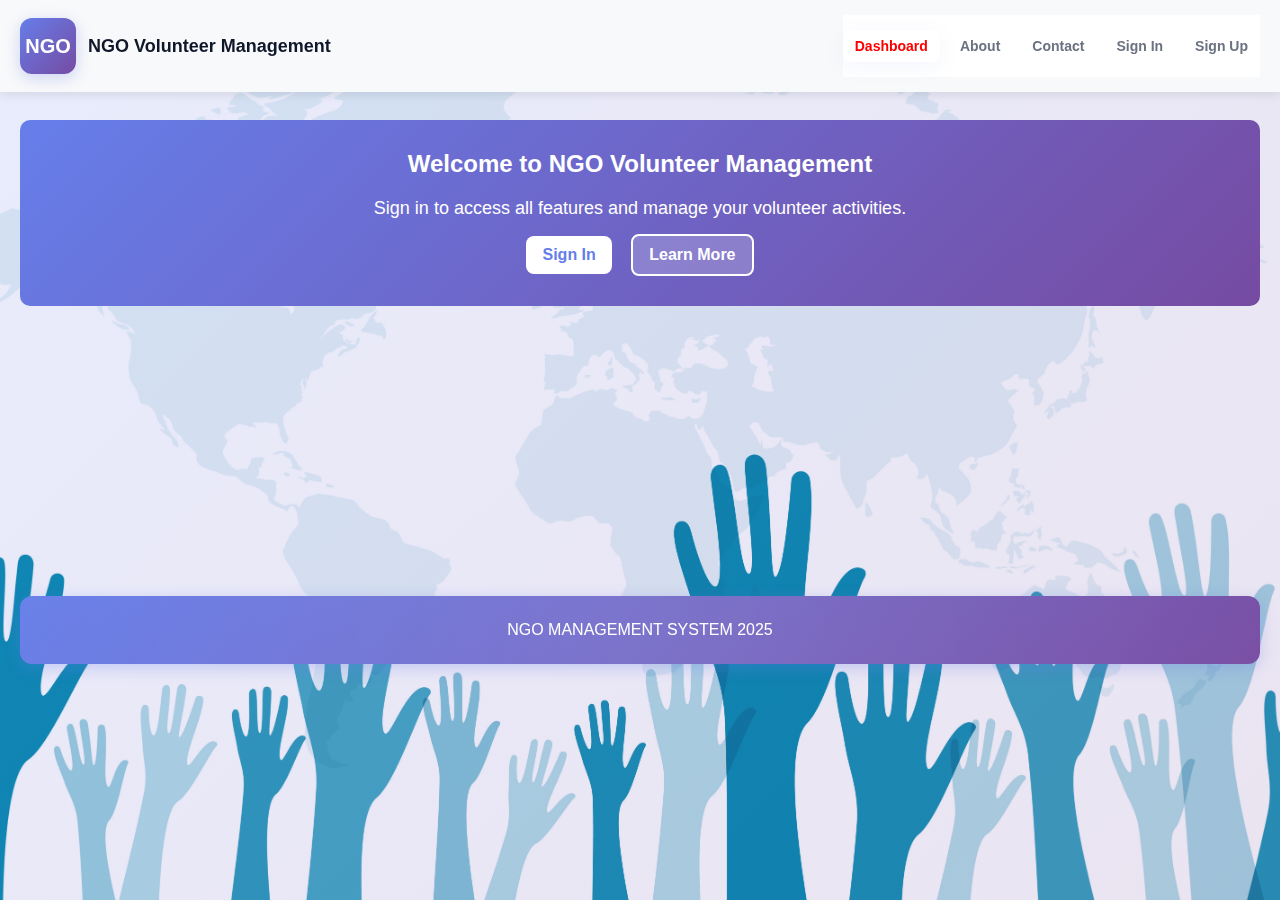
<file: html/index.html>
<!doctype html>
<html lang="en">

<head>
    <meta charset="utf-8" />
    <meta name="viewport" content="width=device-width,initial-scale=1" />
    <title>Dashboard - NGO</title>
    <link rel="stylesheet" href="../css/style.css" />
</head>

<body>
    <div class="container">
        <header class="header">
            <div class="brand">
                <div class="logo">NGO</div>
                <div>
                    <div class="title">NGO Volunteer Management</div>
                </div>
            </div>
            <nav class="nav" id="main-nav"></nav>
        </header>

        <!-- Show login prompt if not logged in -->
        <div id="public-message" style="display:none;background:linear-gradient(135deg, #667eea 0%, #764ba2 100%);padding:30px;border-radius:10px;color:white;margin-bottom:30px;text-align:center;">
            <h2 style="margin-top:0;color:white;">Welcome to NGO Volunteer Management</h2>
            <p style="font-size:18px;margin:15px 0">Sign in to access all features and manage your volunteer activities.</p>
            <div>
                <a href="signin.html" class="btn" style="background:white;color:#667eea;margin-right:15px">Sign In</a>
                <a href="about.html" class="btn" style="background:rgba(255,255,255,0.2);color:white;border:2px solid white">Learn More</a>
            </div>
        </div>

        <div id="dashboard-content">
        <div class="grid">
            <div class="card">
                <h3>Volunteers</h3>
                <div class="kv">Total Volunteers: <strong id="stat-vol"></strong></div>
                <p style="margin-top:10px"><a class="btn" href="volunteers.html">Manage Volunteers</a></p>
            </div>

            <div class="card">
                <h3>Projects</h3>
                <div class="kv">Active Projects: <strong id="stat-projects"></strong></div>
                <p style="margin-top:10px"><a class="btn" href="events.html">View Events</a></p>
            </div>

            <div class="card">
                <h3>Next Event</h3>
                <div class="kv" id="stat-next">Upcoming Events:</div>
                <p style="margin-top:10px"><a class="btn" href="events.html">Events</a></p>
            </div>

            <div class="card" style="grid-column: span 3;" id="donations-card">
                <h3>Recent Donations</h3>
                <div class="list-row">
                    <div><strong>Kiran Charitable Trust</strong></div>
                    <div class="small">₹5,000 • 2025-07-15</div>
                </div>
                <div class="list-row">
                    <div><strong>Anita Sharma</strong></div>
                    <div class="small">₹2,000 • 2025-09-10</div>
                </div>
                <div class="list-row">
                    <div><strong>Global Aid</strong></div>
                    <div class="small">₹10,000 • 2025-08-01</div>
                </div>
            </div>
        </div>
        </div>
        <!-- End dashboard content -->

        <div class="footer">NGO MANAGEMENT SYSTEM 2025 </div>
    </div>

    <script src="../js/main.js"></script>
    <script src="../js/auth.js"></script>
    <script src="../js/navigation.js"></script>
    <script src="../js/index.js"></script>
    <script>
        // Show/hide dashboard content based on login status
        document.addEventListener('DOMContentLoaded', () => {
            const isLogged = isLoggedIn();
            const publicMsg = document.getElementById('public-message');
            const dashboardContent = document.getElementById('dashboard-content');
            
            if (!isLogged) {
                if (publicMsg) publicMsg.style.display = 'block';
                if (dashboardContent) dashboardContent.style.display = 'none';
            } else {
                if (publicMsg) publicMsg.style.display = 'none';
                if (dashboardContent) dashboardContent.style.display = 'block';
            }
        });
    </script>
</body>

</html>
</file>
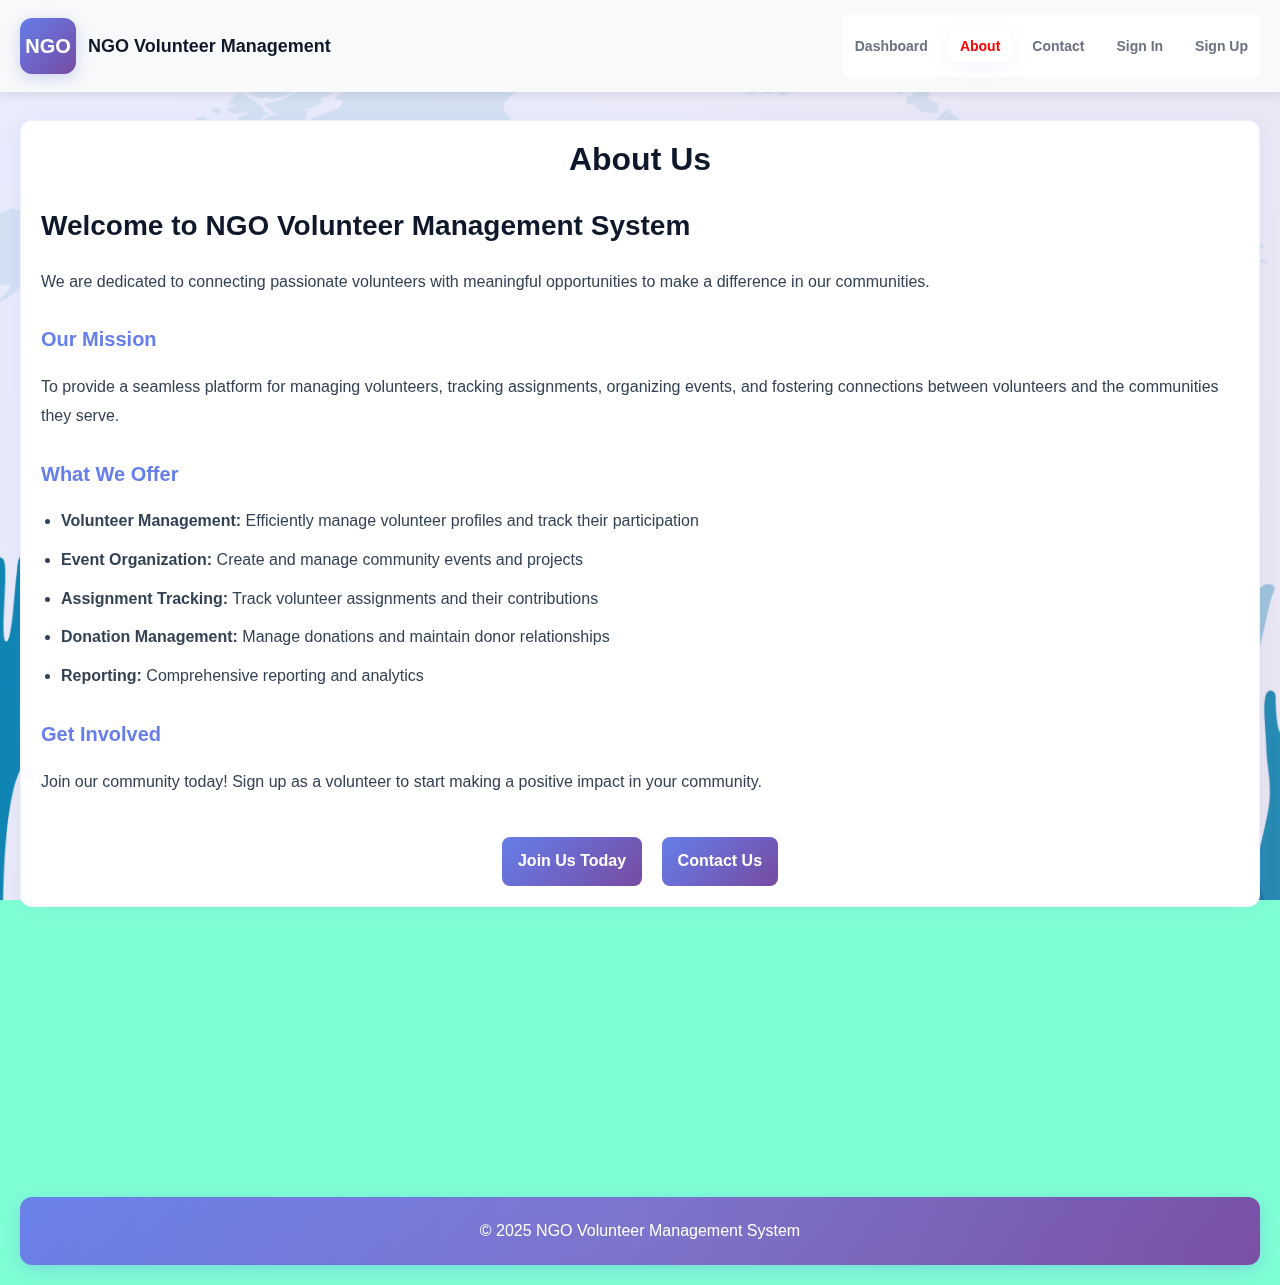
<file: html/about.html>
<!DOCTYPE html>
<html lang="en">
<head>
    <meta charset="UTF-8">
    <meta name="viewport" content="width=device-width, initial-scale=1.0">
    <title>About Us - NGO Volunteer</title>
    <link rel="stylesheet" href="../css/style.css">
</head>
<body style="background-color: aquamarine;">
    <div class="container">
        <header class="header">
            <div class="brand">
                <div class="logo">NGO</div>
                <div>
                    <div class="title">NGO Volunteer Management</div>
                </div>
            </div>
            <nav class="nav" id="main-nav"></nav>
        </header>

        <div class="card" style="margin-bottom:30px">
            <h1 style="margin-top:0;text-align:center;">About Us</h1>
            
            <div class="about-content">
                <h2>Welcome to NGO Volunteer Management System</h2>
                <p>We are dedicated to connecting passionate volunteers with meaningful opportunities to make a difference in our communities.</p>
                
                <h3>Our Mission</h3>
                <p>To provide a seamless platform for managing volunteers, tracking assignments, organizing events, and fostering connections between volunteers and the communities they serve.</p>
                
                <h3>What We Offer</h3>
                <ul style="line-height:1.8">
                    <li><strong>Volunteer Management:</strong> Efficiently manage volunteer profiles and track their participation</li>
                    <li><strong>Event Organization:</strong> Create and manage community events and projects</li>
                    <li><strong>Assignment Tracking:</strong> Track volunteer assignments and their contributions</li>
                    <li><strong>Donation Management:</strong> Manage donations and maintain donor relationships</li>
                    <li><strong>Reporting:</strong> Comprehensive reporting and analytics</li>
                </ul>
                
                <h3>Get Involved</h3>
                <p>Join our community today! Sign up as a volunteer to start making a positive impact in your community.</p>
                
                <div style="text-align:center;margin-top:40px">
                    <a href="signup.html" class="btn">Join Us Today</a>
                    <a href="contact.html" class="btn" style="margin-left:15px">Contact Us</a>
                </div>
            </div>
        </div>

        <div class="footer">© 2025 NGO Volunteer Management System</div>
    </div>

    <script src="../js/auth.js"></script>
    <script src="../js/navigation.js"></script>
</body>
</html>
</file>
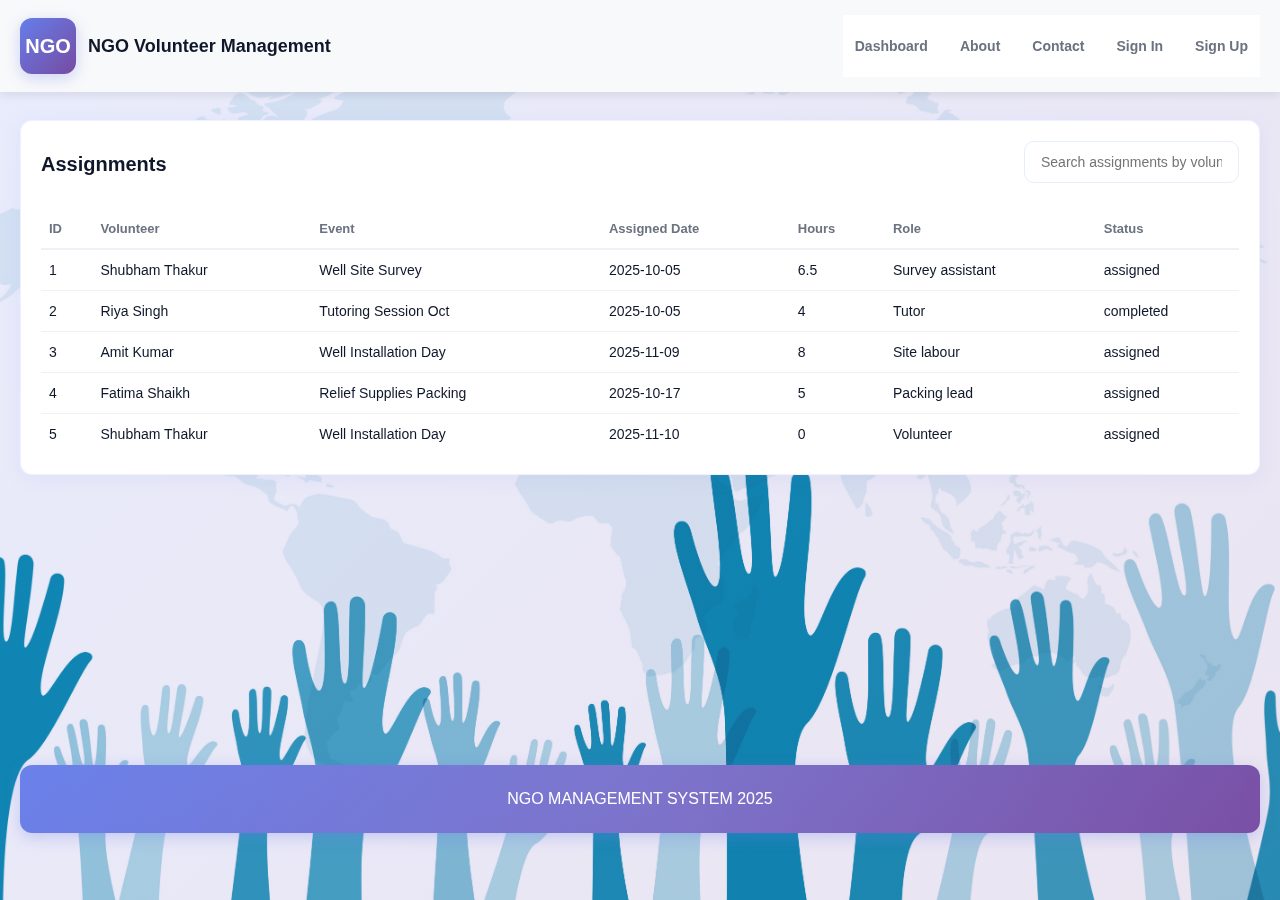
<file: html/assignments.html>
<!doctype html>
<html lang="en">

<head>
    <meta charset="utf-8" />
    <meta name="viewport" content="width=device-width,initial-scale=1" />
    <title>Assignments - NGO</title>
    <link rel="stylesheet"  href="../css/style.css" />
</head>

<body>
    <div class="container">
        <header class="header">
            <div class="brand">
                <div class="logo">NGO</div>
                <div>
                    <div class="title">NGO Volunteer Management</div>
                </div>
            </div>
            <nav class="nav" id="main-nav"></nav>
        </header>


        <div class="card">
            <div style="display:flex;justify-content:space-between;align-items:center;margin-bottom:10px;flex-wrap:wrap;gap:12px">
                <h3>Assignments</h3>
                <div class="search"><input id="assign-search" placeholder="Search assignments by volunteer, event..." />
                </div>
            </div>
            <div class="table-wrapper">
            <table id="assign-table" class="table">
                <thead>
                    <tr>
                        <th>ID</th>
                        <th>Volunteer</th>
                        <th>Event</th>
                        <th>Assigned Date</th>
                        <th>Hours</th>
                        <th>Role</th>
                        <th>Status</th>
                    </tr>
                </thead>
                <tbody></tbody>
            </table>
            </div>
        </div>


        <div class="footer">NGO MANAGEMENT SYSTEM 2025 </div>
    </div>

    <script src="../js/main.js"></script>
    <script src="../js/auth.js"></script>
    <script src="../js/navigation.js"></script>
    <script src="../js/assignments.js"></script>
</body>

</html>
</file>
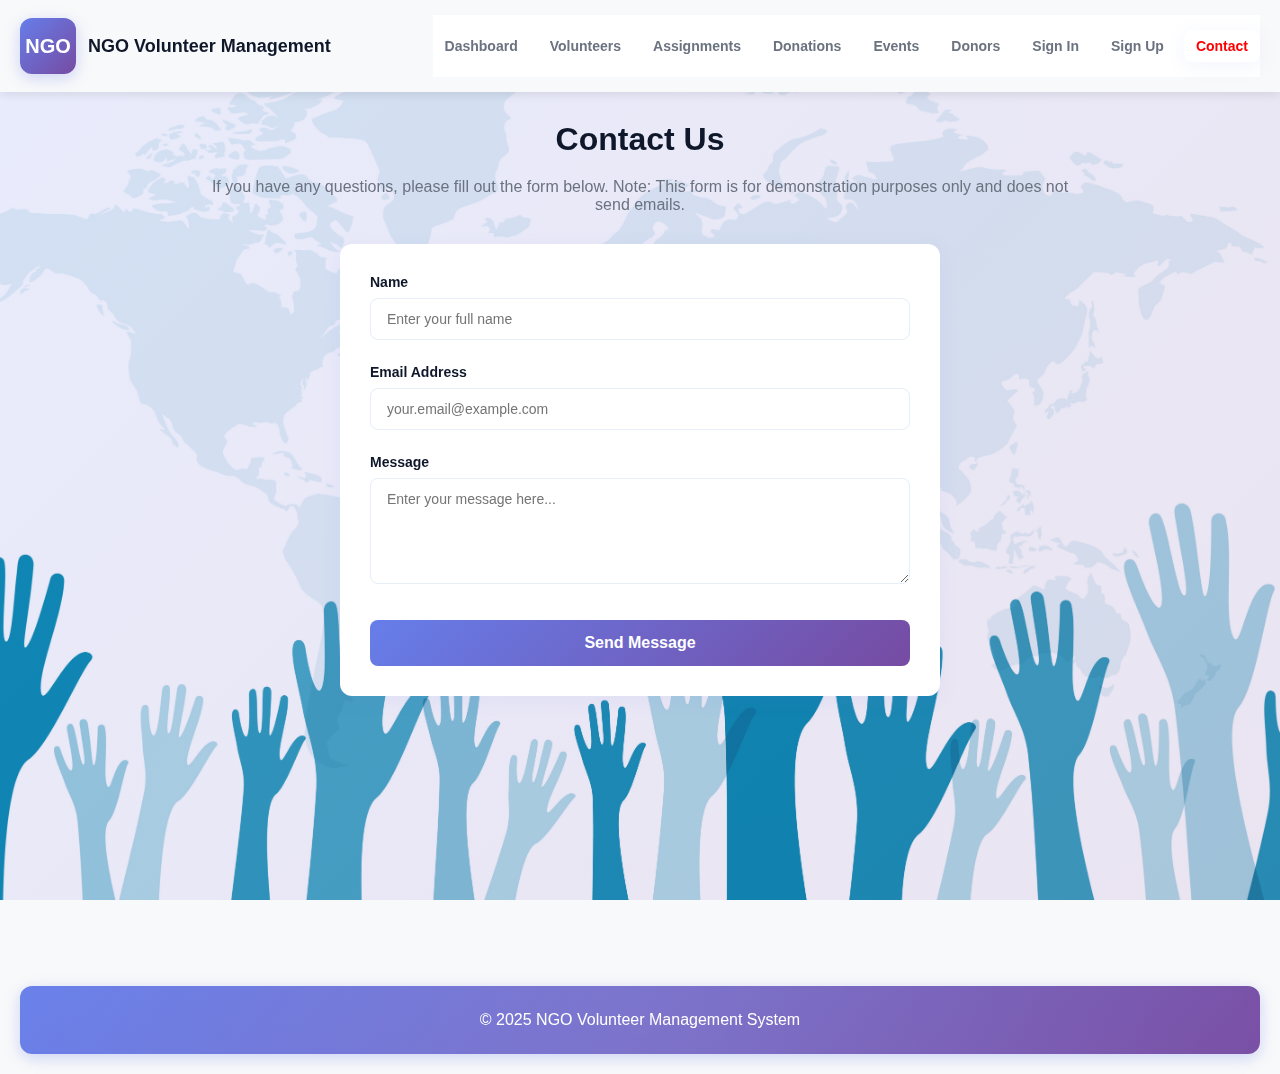
<file: html/contact.html>
<!DOCTYPE html>
<html lang="en">
<head>
    <meta charset="UTF-8">
    <meta name="viewport" content="width=device-width, initial-scale=1.0">
    <title>Contact Us - NGO Volunteer</title>
    <link rel="stylesheet" href="../css/style.css">
</head>
<body>
    <div class="container">
        <header class="header">
            <div class="brand">
                <div class="logo">NGO</div>
                <div>
                    <div class="title">NGO Volunteer Management</div>
                </div>
            </div>
            <nav class="nav" id="main-nav">
                <a href="index.html">Dashboard</a>
                <a href="volunteers.html">Volunteers</a>
                <a href="assignments.html">Assignments</a>
                <a href="donations.html">Donations</a>
                <a href="events.html">Events</a>
                <a href="donors.html">Donors</a>
                <a href="signin.html">Sign In</a>
                <a href="signup.html">Sign Up</a>
                <a href="contact.html" class="active">Contact</a>
            </nav>
            <button class="mobile-menu-toggle" id="mobile-menu-toggle" aria-label="Toggle menu">
                <span></span>
                <span></span>
                <span></span>
            </button>
        </header>

        <main>
            <h1>Contact Us</h1>
            <p style="text-align:center;color:var(--muted);margin-bottom:30px;">If you have any questions, please fill out the form below. Note: This form is for demonstration purposes only and does not send emails.</p>
            <form class="contact-form">
                <div class="form-group">
                    <label for="cname">Name</label>
                    <input type="text" id="cname" placeholder="Enter your full name" required>
                </div>
                <div class="form-group">
                    <label for="cemail">Email Address</label>
                    <input type="email" id="cemail" placeholder="your.email@example.com" required>
                </div>
                <div class="form-group">
                    <label for="message">Message</label>
                    <textarea id="message" rows="5" placeholder="Enter your message here..." required></textarea>
                </div>
                <button type="submit" class="btn btn-primary">Send Message</button>
            </form>
        </main>

        <div class="footer">© 2025 NGO Volunteer Management System</div>
    </div>

    <script src="../js/script.js"></script>
    <script>
        const menuToggle = document.getElementById('mobile-menu-toggle');
        const nav = document.getElementById('main-nav');
        menuToggle.addEventListener('click', () => {
            nav.classList.toggle('active');
        });
    </script>
</body>
</html>
</file>
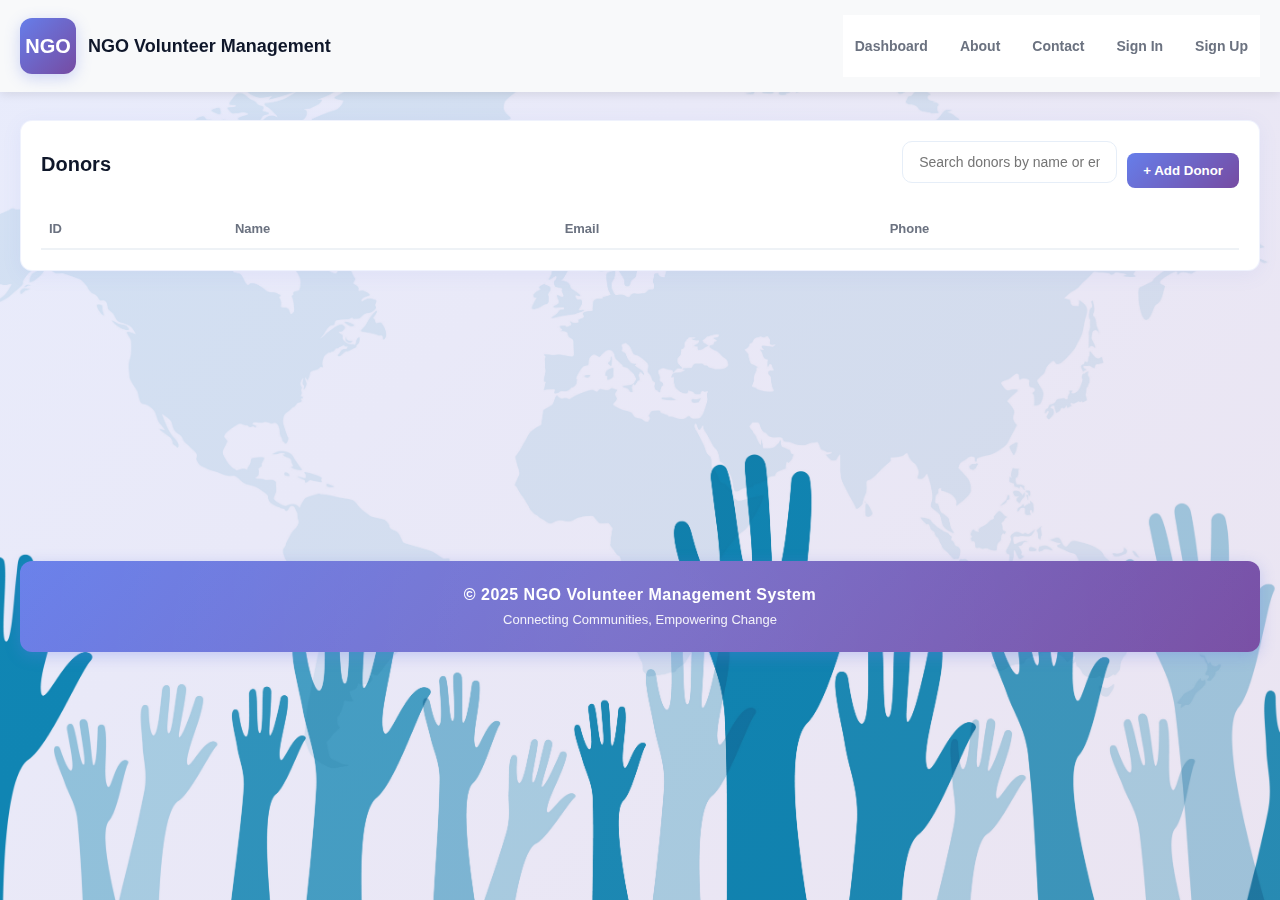
<file: html/donors.html>
<!doctype html>
<html lang="en">

<head>
    <meta charset="utf-8" />
    <meta name="viewport" content="width=device-width,initial-scale=1" />
    <title>Donors - NGO</title>
    <link rel="stylesheet"  href="../css/style.css" />
</head>

<body>
    <div class="container">
        <header class="header">
            <div class="brand">
                <div class="logo">NGO</div>
                <div>
                    <div class="title">NGO Volunteer Management</div>
                </div>
            </div>
            <nav class="nav" id="main-nav"></nav>
        </header>


        <div class="card">
            <div style="display:flex;justify-content:space-between;align-items:center;margin-bottom:10px;flex-wrap:wrap;gap:12px">
                <h3>Donors</h3>
                <div style="display:flex;gap:10px;align-items:center;flex-wrap:wrap">
                    <div class="search"><input id="donor-search" placeholder="Search donors by name or email..." /></div>
                    <button onclick="toggleDonorForm()" class="btn" style="white-space:nowrap">+ Add Donor</button>
                </div>
            </div>
            
            <!-- Add Donor Form -->
            <div id="donor-add-card" style="display:none;background:#f8f9ff;padding:20px;border-radius:10px;margin-bottom:20px;border:2px solid var(--accent)">
                <h4 style="margin-top:0">Add New Donor</h4>
                <form id="add-donor-form" onsubmit="addDonor(event)">
                    <div class="form-row" style="display:grid;grid-template-columns:repeat(2,1fr);gap:15px;margin-bottom:15px">
                        <div class="form-group" style="margin-bottom:0">
                            <label for="donor-name">Name *</label>
                            <input type="text" id="donor-name" required>
                        </div>
                        <div class="form-group" style="margin-bottom:0">
                            <label for="donor-email">Email *</label>
                            <input type="email" id="donor-email" required>
                        </div>
                    </div>
                    <div class="form-row" style="display:grid;grid-template-columns:repeat(2,1fr);gap:15px;margin-bottom:15px">
                        <div class="form-group" style="margin-bottom:0">
                            <label for="donor-phone">Phone *</label>
                            <input type="tel" id="donor-phone" required>
                        </div>
                        <div class="form-group" style="margin-bottom:0">
                            <label for="donor-address">Address</label>
                            <input type="text" id="donor-address">
                        </div>
                    </div>
                    <div style="display:flex;gap:10px">
                        <button type="submit" class="btn btn-primary" style="flex:1">Add Donor</button>
                        <button type="button" onclick="toggleDonorForm()" class="btn" style="flex:1;background:#e6eef8;color:#0f172a">Cancel</button>
                    </div>
                </form>
            </div>
            
            <div class="table-wrapper">
            <table id="donor-table" class="table">
                <thead>
                    <tr>
                        <th>ID</th>
                        <th>Name</th>
                        <th>Email</th>
                        <th>Phone</th>
                    </tr>
                </thead>
                <tbody></tbody>
            </table>
            </div>
        </div>


        <div class="footer">
            <div class="footer-text">© 2025 NGO Volunteer Management System</div>
            <div class="footer-subtext">Connecting Communities, Empowering Change</div>
        </div>
    </div>
    <script src="../js/main.js"></script>
    <script src="../js/auth.js"></script>
    <script src="../js/navigation.js"></script>
    <script src="../js/donors.js"></script>
</body>

</html>
</file>
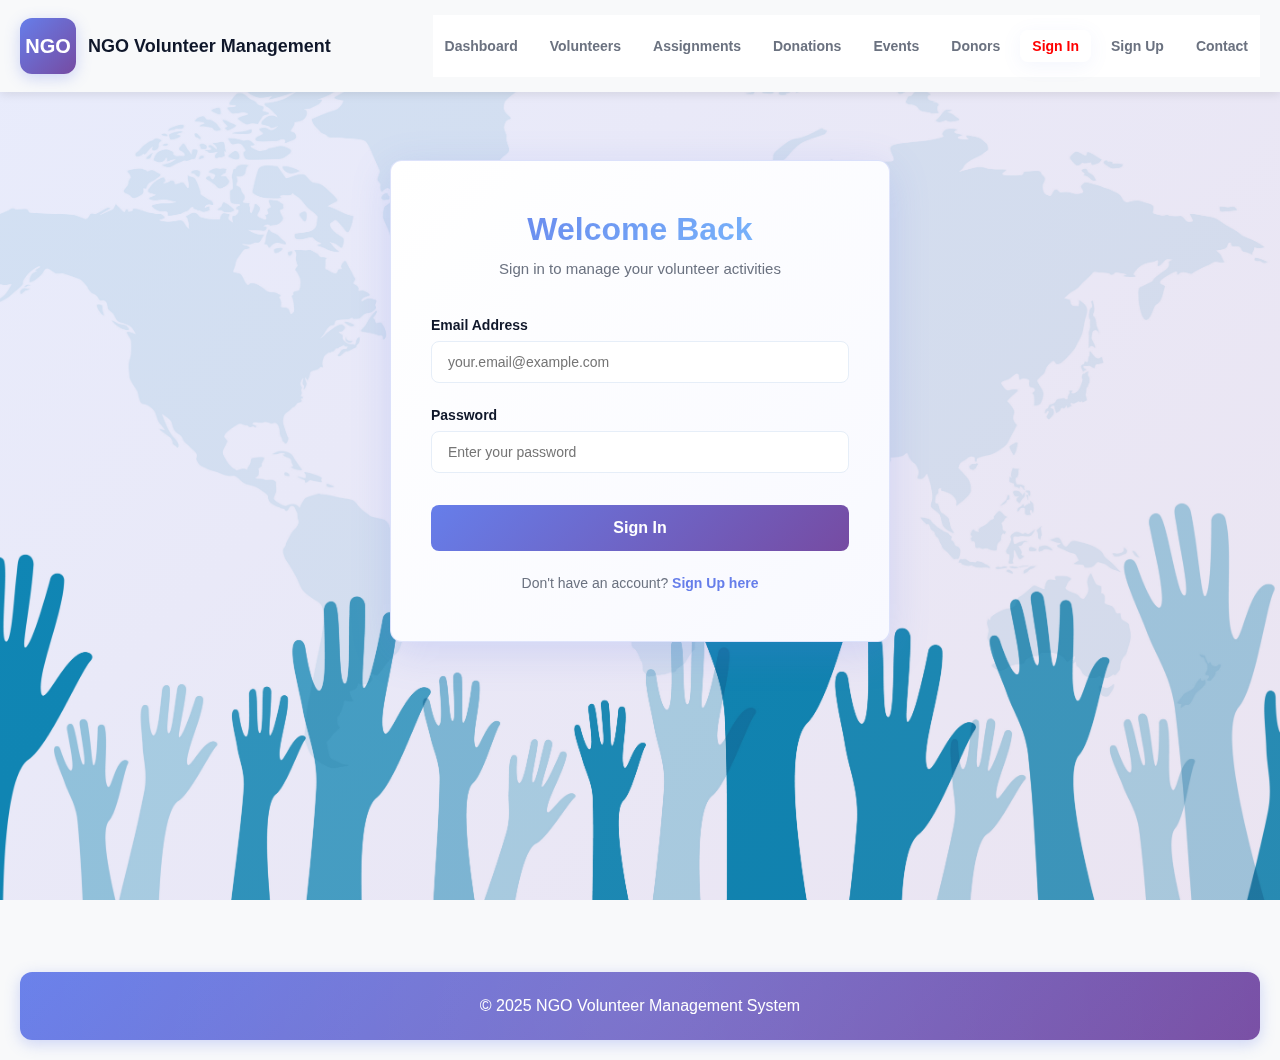
<file: html/signin.html>
<!DOCTYPE html>
<html lang="en">
<head>
    <meta charset="UTF-8">
    <meta name="viewport" content="width=device-width, initial-scale=1.0">
    <title>Sign In - NGO Volunteer</title>
    <link rel="stylesheet" href="../css/style.css" />
</head>
<body>
    <div class="container">
        <header class="header">
            <div class="brand">
                <div class="logo">NGO</div>
                <div>
                    <div class="title">NGO Volunteer Management</div>
                </div>
            </div>
            <nav class="nav" id="main-nav">
                <a href="index.html">Dashboard</a>
                <a href="volunteers.html">Volunteers</a>
                <a href="assignments.html">Assignments</a>
                <a href="donations.html">Donations</a>
                <a href="events.html">Events</a>
                <a href="donors.html">Donors</a>
                <a href="signin.html" class="active">Sign In</a>
                <a href="signup.html">Sign Up</a>
                <a href="contact.html">Contact</a>
            </nav>
            <button class="mobile-menu-toggle" id="mobile-menu-toggle" aria-label="Toggle menu">
                <span></span>
                <span></span>
                <span></span>
            </button>
        </header>

        <div class="auth-wrapper">
            <div class="auth-container">
                <div class="auth-header">
                    <h1>Welcome Back</h1>
                    <p>Sign in to manage your volunteer activities</p>
                </div>
                <form id="signin-form">
                    <div class="form-group">
                        <label for="email">Email Address</label>
                        <input type="email" id="email" placeholder="your.email@example.com" required>
                    </div>
                    <div class="form-group">
                        <label for="password">Password</label>
                        <input type="password" id="password" placeholder="Enter your password" required>
                    </div>
                    <button type="submit" class="btn btn-primary">Sign In</button>
                    <div class="switch-link">
                        Don't have an account? <a href="signup.html">Sign Up here</a>
                    </div>
                </form>
                <div id="auth-message" class="message"></div>
            </div>
        </div>

        <div class="footer">© 2025 NGO Volunteer Management System</div>
    </div>

    <script src="../js/authentication.js"></script>
    <script src="../js/script.js"></script>
    <script>
        const menuToggle = document.getElementById('mobile-menu-toggle');
        const nav = document.getElementById('main-nav');
        menuToggle.addEventListener('click', () => {
            nav.classList.toggle('active');
        });
    </script>
</body>
</html>
</file>
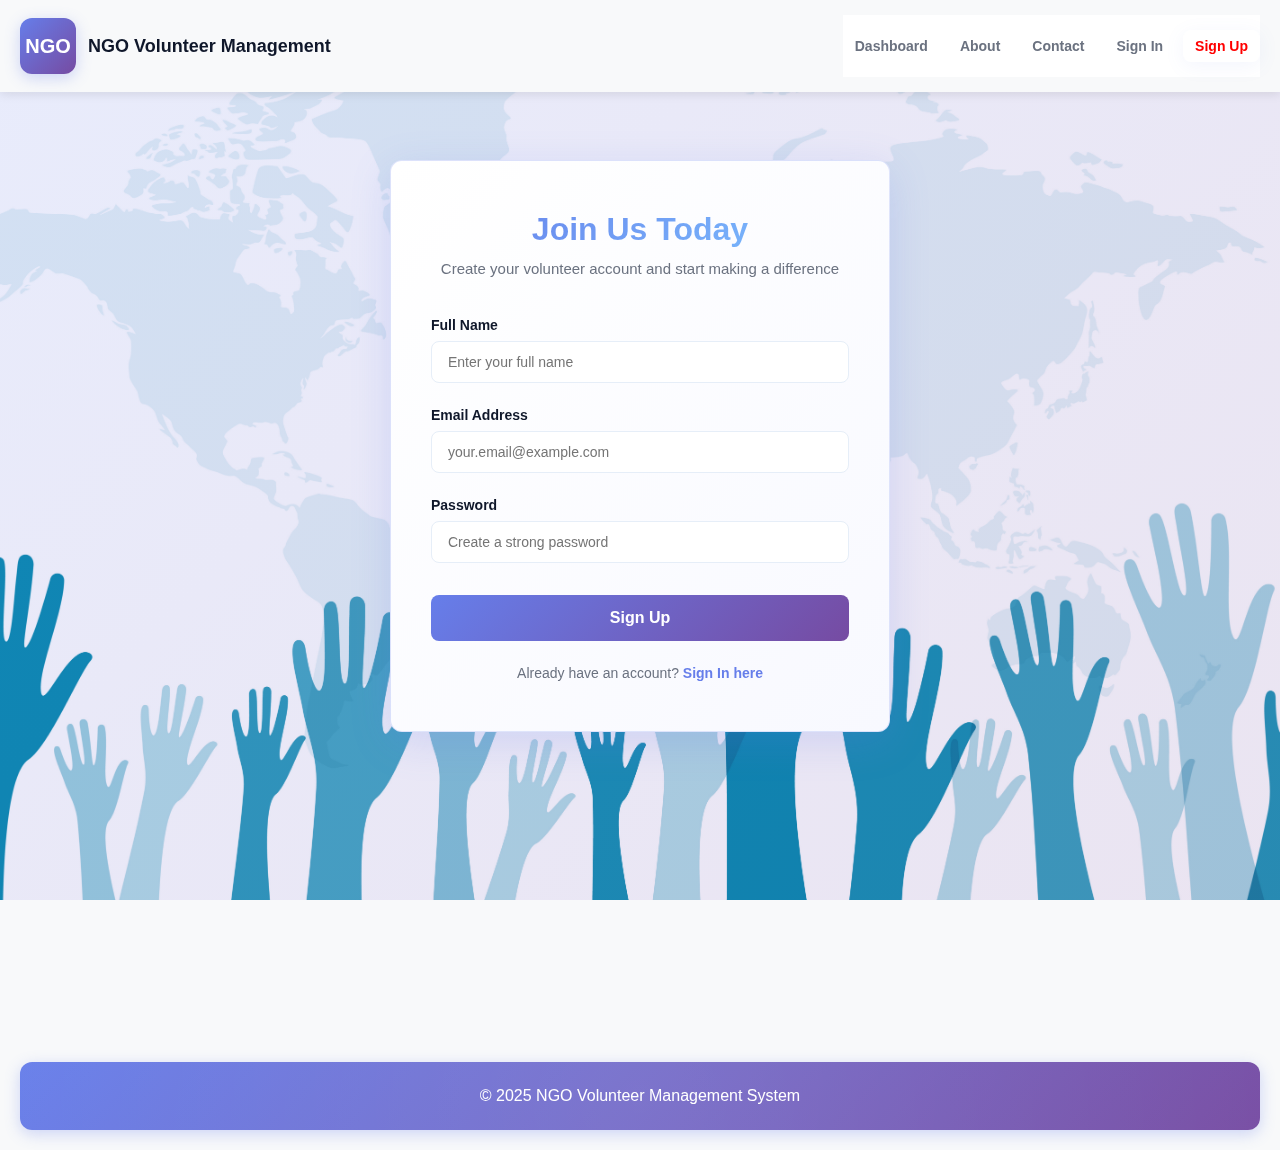
<file: html/signup.html>
<!DOCTYPE html>
<html lang="en">
<head>
    <meta charset="UTF-8">
    <meta name="viewport" content="width=device-width, initial-scale=1.0">
    <title>Sign Up - NGO Volunteer</title>
    <link rel="stylesheet" href="../css/style.css">
</head>
<body>
    <div class="container">
        <header class="header">
            <div class="brand">
                <div class="logo">NGO</div>
                <div>
                    <div class="title">NGO Volunteer Management</div>
                </div>
            </div>
            <nav class="nav" id="main-nav"></nav>
        </header>

        <div class="auth-wrapper">
            <div class="auth-container">
                <div class="auth-header">
                    <h1>Join Us Today</h1>
                    <p>Create your volunteer account and start making a difference</p>
                </div>
                <form id="signup-form">
                    <div class="form-group">
                        <label for="name">Full Name</label>
                        <input type="text" id="name" placeholder="Enter your full name" required>
                    </div>
                    <div class="form-group">
                        <label for="email">Email Address</label>
                        <input type="email" id="email" placeholder="your.email@example.com" required>
                    </div>
                    <div class="form-group">
                        <label for="password">Password</label>
                        <input type="password" id="password" placeholder="Create a strong password" required>
                    </div>
                    <button type="submit" class="btn btn-primary">Sign Up</button>
                    <div class="switch-link">
                        Already have an account? <a href="signin.html">Sign In here</a>
                    </div>
                </form>
                <div id="auth-message" class="message"></div>
            </div>
        </div>

        <div class="footer">© 2025 NGO Volunteer Management System</div>
    </div>

    <script src="../js/auth.js"></script>
    <script src="../js/navigation.js"></script>
</body>
</html>
</file>
<file: css/style.css>
:root {
  --bg:#f8f9fa;
  --card: #ffffff;
  --accent: #667eea;
  --accent-secondary: #764ba2;
  --muted: #6b7280;
  --radius: 12px;
  --shadow: 0 4px 20px rgba(102, 126, 234, 0.08);
  --mono: "Segoe UI", Roboto, Arial, sans-serif;
  --gradient-primary: linear-gradient(135deg, #667eea 0%, #764ba2 100%);
}

* {
  box-sizing: border-box;
  
}

body {
  margin: 0;
  font-family: var(--mono);
  background: var(--bg);
  color: #0f172a;
  -webkit-font-smoothing: antialiased;
  -moz-osx-font-smoothing: grayscale;
}

.container {
  /* max-width: 1100px; */
  margin: 20px auto;
  padding: 0 20px;
}

body {
  padding-top: 100px;
}

.header {
  display: flex;
  align-items: center;
  justify-content: space-between;
  gap: 12px;
  margin-bottom: 20px;
  position: fixed;
  top: 0;
  left: 0;
  right: 0;
  background: var(--bg);
  padding: 15px 20px;
  z-index: 1000;
  box-shadow: 0 2px 10px rgba(0,0,0,0.1);
  max-width: 100%;
}

.brand {
  display: flex;
  align-items: center;
  gap: 12px;
}

.logo {
  width: 56px;
  height: 56px;
  border-radius: 12px;
  background: var(--gradient-primary);
  display: flex;
  align-items: center;
  justify-content: center;
  color: white;
  font-weight: 700;
  font-size: 20px;
  box-shadow: 0 4px 15px rgba(102, 126, 234, 0.3);
}

.title {
  font-size: 18px;
  font-weight: 700;
}

.nav {
  display: flex;
  gap: 8px;
  align-items: center;
  /* flex-wrap: wrap; */
}

.nav a {
  padding: 8px 12px;
  border-radius: 8px;
  text-decoration: none;
  color: var(--muted);
  font-weight: 600;
  transition: all 0.3s ease;
  white-space: nowrap;
  font-size: 14px;
}

.nav a.active {
  background: var(--card);
  color: red;
  box-shadow: var(--shadow);
}

.nav a:hover {
  background: rgb(163, 218, 137);
  /* color: var(-); */
}

.mobile-menu-toggle {
  display: none;
  flex-direction: column;
  gap: 6px;
  background: none;
  border: none;
  cursor: pointer;
  padding: 8px;
}

.mobile-menu-toggle span {
  width: 28px;
  height: 3px;
  background: var(--muted);
  transition: all 0.3s ease;
  border-radius: 2px;
}

.grid {
  display: grid;
  grid-template-columns: repeat(3, 1fr);
  gap: 16px;
  margin-top: 18px;
}

.card {
  background: var(--card);
  border-radius: var(--radius);
  padding: 20px;
  box-shadow: 0 4px 20px rgba(102, 126, 234, 0.08);
  border: 1px solid rgba(102, 126, 234, 0.1);
  transition: transform 0.3s ease, box-shadow 0.3s ease;
}

.card:hover {
  transform: translateY(-2px);
  box-shadow: 0 6px 30px rgba(102, 126, 234, 0.15);
}

.card h3 {
  margin-top: 0;
  margin-bottom: 12px;
  font-size: 20px;
  font-weight: 700;
}

.table {
  width: 100%;
  border-collapse: collapse;
}

.table-wrapper {
  overflow-x: auto;
  -webkit-overflow-scrolling: touch;
}

.table th {
  text-align: left;
  padding: 12px 8px;
  color: var(--muted);
  font-size: 13px;
  white-space: nowrap;
  border-bottom: 2px solid #eef2f6;
}

.table td {
  padding: 12px 8px;
  border-top: 1px solid #eef2f6;
  font-size: 14px;
}

.btn {
  display: inline-block;
  padding: 10px 16px;
  border-radius: 8px;
  text-decoration: none;
  background: var(--gradient-primary);
  color: #fff;
  font-weight: 600;
  border: none;
  cursor: pointer;
  transition: all 0.3s ease;
}

.btn:hover {
  background: linear-gradient(135deg, #764ba2 0%, #667eea 100%);
  transform: translateY(-2px);
  box-shadow: 0 4px 12px rgba(102, 126, 234, 0.4);
}

.btn-primary {
  width: 100%;
  padding: 14px;
  font-size: 16px;
  font-weight: 600;
  margin-top: 8px;
}

.search {
  display: flex;
  gap: 8px;
  align-items: center;
  margin-bottom: 16px;
}

.search input {
  flex: 1;
  padding: 12px 16px;
  border-radius: 10px;
  border: 1px solid #e6eef8;
  background: #fff;
  font-size: 14px;
  transition: all 0.3s ease;
}

.search input:focus {
  outline: none;
  border-color: var(--accent);
  box-shadow: 0 0 0 3px rgba(11, 110, 253, 0.1);
}

.footer {
  background: linear-gradient(135deg, #667eea 0%, #764ba2 100%);
  color: white;
  text-align: center;
  padding: 25px 20px;
  margin-top: 290px;
  border-radius: 12px;
  box-shadow: 0 4px 15px rgba(102, 126, 234, 0.3);
  position: relative;
  overflow: hidden;
}

.footer::before {
  content: '';
  position: absolute;
  top: -50%;
  left: -50%;
  width: 200%;
  height: 200%;
  background: radial-gradient(circle, rgba(255,255,255,0.1) 0%, transparent 70%);
  animation: shimmer 8s linear infinite;
}

@keyframes shimmer {
  0% { transform: rotate(0deg); }
  100% { transform: rotate(360deg); }
}

.footer-text {
  position: relative;
  z-index: 1;
  font-size: 16px;
  font-weight: 600;
  letter-spacing: 0.5px;
}

.footer-subtext {
  position: relative;
  z-index: 1;
  font-size: 13px;
  opacity: 0.9;
  margin-top: 8px;
  font-weight: 400;
}

.kv {
  color: var(--muted);
  font-size: 13px;
  margin-top: 6px;
}

.list-row {
  display: flex;
  justify-content: space-between;
  align-items: center;
  padding: 12px 0;
  border-bottom: 1px solid #f1f5f9;
}

.list-row:last-child {
  border-bottom: none;
}

.list-row strong {
  font-weight: 600;
  color: #0f172a;
}

.small {
  font-size: 13px;
  color: var(--muted);
}

/* Authentication pages */
.auth-wrapper {
  display: flex;
  justify-content: center;
  align-items: center;
  min-height: 60vh;
  padding: 40px 0;
}

.auth-container {
  max-width: 500px;
  width: 100%;
  padding: 50px 40px;
  background: linear-gradient(135deg, #ffffff 0%, #f8f9ff 100%);
  border-radius: var(--radius);
  box-shadow: 0 10px 40px rgba(102, 126, 234, 0.2);
  border: 1px solid rgba(102, 126, 234, 0.2);
}

.auth-header {
  text-align: center;
  margin-bottom: 40px;
}

.auth-header h1 {
  font-size: 32px;
  font-weight: 700;
  color: #0f172a;
  margin: 0 0 12px;
  background: linear-gradient(135deg, var(--accent), #7cc1ff);
  -webkit-background-clip: text;
  -webkit-text-fill-color: transparent;
  background-clip: text;
}

.auth-header p {
  color: var(--muted);
  font-size: 15px;
  margin: 0;
}

.form-group {
  margin-bottom: 24px;
}

.form-group label {
  display: block;
  margin-bottom: 8px;
  font-weight: 600;
  color: #0f172a;
  font-size: 14px;
}

.form-group input,
.form-group textarea {
  width: 100%;
  padding: 12px 16px;
  border: 1px solid #e6eef8;
  border-radius: 8px;
  font-size: 14px;
  transition: all 0.3s ease;
  font-family: var(--mono);
}

.form-group input:focus,
.form-group textarea:focus {
  outline: none;
  border-color: var(--accent);
  box-shadow: 0 0 0 3px rgba(11, 110, 253, 0.1);
}

.switch-link {
  text-align: center;
  margin-top: 24px;
  color: var(--muted);
  font-size: 14px;
}

.switch-link a {
  color: var(--accent);
  text-decoration: none;
  font-weight: 600;
}

.switch-link a:hover {
  text-decoration: underline;
}

.message {
  margin-top: 20px;
  padding: 12px;
  border-radius: 8px;
  text-align: center;
  font-size: 14px;
  display: none;
}

.message.error {
  background: #fee2e2;
  color: #991b1b;
  display: block;
}

.message.success {
  background: #d1fae5;
  color: #065f46;
  display: block;
}

/* Badges */
.badge {
  padding: 4px 12px;
  border-radius: 12px;
  font-size: 12px;
  font-weight: 600;
  display: inline-block;
}

.badge-success {
  background: #d1fae5;
  color: #065f46;
}

.badge-inactive {
  background: #fee2e2;
  color: #991b1b;
}

.btn-small {
  padding: 6px 12px;
  font-size: 12px;
  background: #fee2e2;
  color: #991b1b;
  border: none;
  border-radius: 6px;
  cursor: pointer;
  font-weight: 600;
}

.btn-small:hover {
  background: #fca5a5;
  color: #7f1d1d;
}

.logout-link {
  font-weight: 700;
  color: var(--accent);
}

.about-content {
  line-height: 1.8;
  color: #0f172a;
}

.about-content h2 {
  color: #0f172a;
  font-size: 28px;
  margin-bottom: 15px;
}

.about-content h3 {
  color: var(--accent);
  font-size: 20px;
  margin-top: 25px;
  margin-bottom: 12px;
}

.about-content p {
  margin-bottom: 15px;
  color: #334155;
}

.about-content ul {
  margin: 15px 0;
  padding-left: 20px;
}

.about-content li {
  margin-bottom: 10px;
  color: #334155;
}

/* Contact page styles */
#main-nav {
  background: var(--card);
  padding: 15px 0;
}

#main-nav ul {
  list-style: none;
  display: flex;
  gap: 20px;
  justify-content: center;
  margin: 0;
  padding: 0 20px;
  /* flex-wrap: wrap; */
}

#main-nav ul li a {
  text-decoration: none;
  color: var(--muted);
  font-weight: 600;
  padding: 8px 16px;
  border-radius: 8px;
  transition: all 0.3s ease;
}

#main-nav ul li a:hover {
  background: var(--bg);
  color: var(--accent);
}

main {
  max-width: 900px;
  margin: 0 auto;
  padding: 0 20px;
}

main h1 {
  text-align: center;
  color: #0f172a;
  margin-bottom: 20px;
}

.contact-form {
  max-width: 600px;
  margin: 30px auto;
  background: var(--card);
  padding: 30px;
  border-radius: var(--radius);
  box-shadow: var(--shadow);
}

/* Responsive styles */
@media (min-width: 901px) {
  #donations-card {
    grid-column: span 3;
  }
}

@media (max-width: 900px) {
  .grid {
    grid-template-columns: repeat(2, 1fr);
  }
  #donations-card {
    grid-column: span 2;
  }
}

@media (max-width: 768px) {
  body {
    padding-top: 100px;
  }
  
  .header {
    flex-wrap: wrap;
    padding: 10px 15px;
  }

  .mobile-menu-toggle {
    display: flex;
  }

  .nav {
    display: none;
    position: fixed;
    top: 70px;
    left: 0;
    right: 0;
    background: var(--card);
    flex-direction: column;
    padding: 20px;
    gap: 12px;
    box-shadow: var(--shadow);
    z-index: 999;
    margin: 10px;
    border-radius: var(--radius);
  }

  .nav.active {
    display: flex;
  }

  .nav a {
    display: block;
    padding: 12px;
    text-align: center;
  }

  .title {
    font-size: 16px;
  }

  .grid {
    grid-template-columns: 1fr;
    gap: 12px;
  }

  #donations-card {
    grid-column: span 1;
  }

  .table-wrapper {
    overflow-x: scroll;
  }

  .table {
    min-width: 600px;
  }

  .search {
    flex-direction: column;
  }

  .search input {
    width: 100%;
  }

  #main-nav ul {
    flex-direction: column;
    gap: 10px;
  }

  .contact-form {
    padding: 20px;
    margin: 20px 10px;
  }

  .auth-container {
    padding: 40px 30px;
  }

  .auth-header h1 {
    font-size: 28px;
  }
}

@media (max-width: 600px) {
  body {
    padding-top: 90px;
  }
  
  .container {
    padding: 0 15px;
  }

  .header {
    background-color: #065f46;
    margin-bottom: 15px;
    padding: 8px 12px;
  }

  .logo {
    width: 48px;
    height: 48px;
    font-size: 18px;
  }

  .title {
    font-size: 14px;
  }

  .card {
    padding: 15px;
  }

  .card h3 {
    font-size: 18px;
  }

  .table th,
  .table td {
    padding: 8px 6px;
    font-size: 12px;
  }

  .btn {
    padding: 8px 14px;
    font-size: 14px;
  }

  .list-row {
    flex-direction: column;
    align-items: flex-start;
    gap: 8px;
  }

  main h1 {
    font-size: 24px;
  }

  .auth-container {
    margin: 20px 10px;
    padding: 30px 20px;
  }

  .auth-header h1 {
    font-size: 24px;
    margin-bottom: 10px;
  }

  .auth-header p {
    font-size: 14px;
  }
}

body {
  background-image: url("../images/1.jpg"); 
  background-repeat: no-repeat; 
  background-size: cover;       
  background-position: center bottom; 
  background-attachment: fixed;  
}
body::after {
  content: "";
  position: fixed;
  inset: 0;
  background: linear-gradient(135deg, rgba(102, 126, 234, 0.15) 0%, rgba(118, 75, 162, 0.15) 100%);
  z-index: -1;
}
</file>
